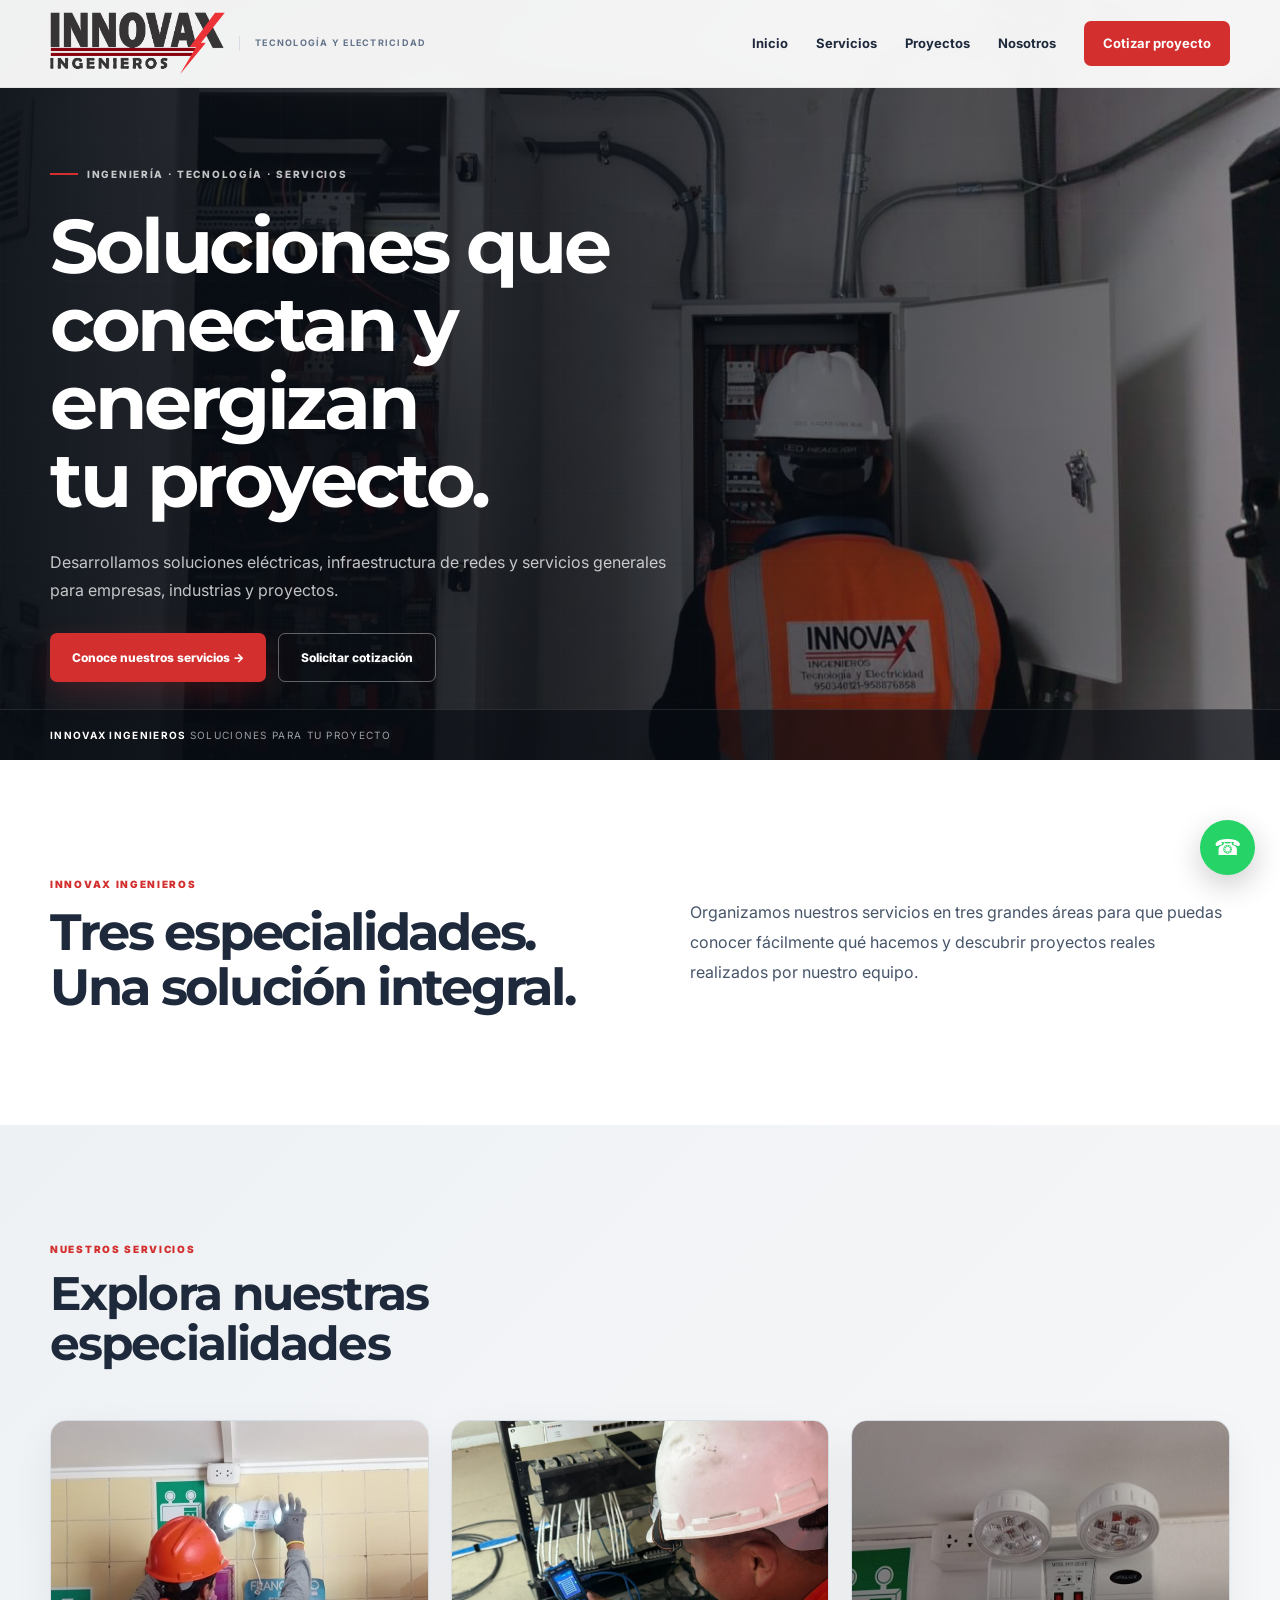
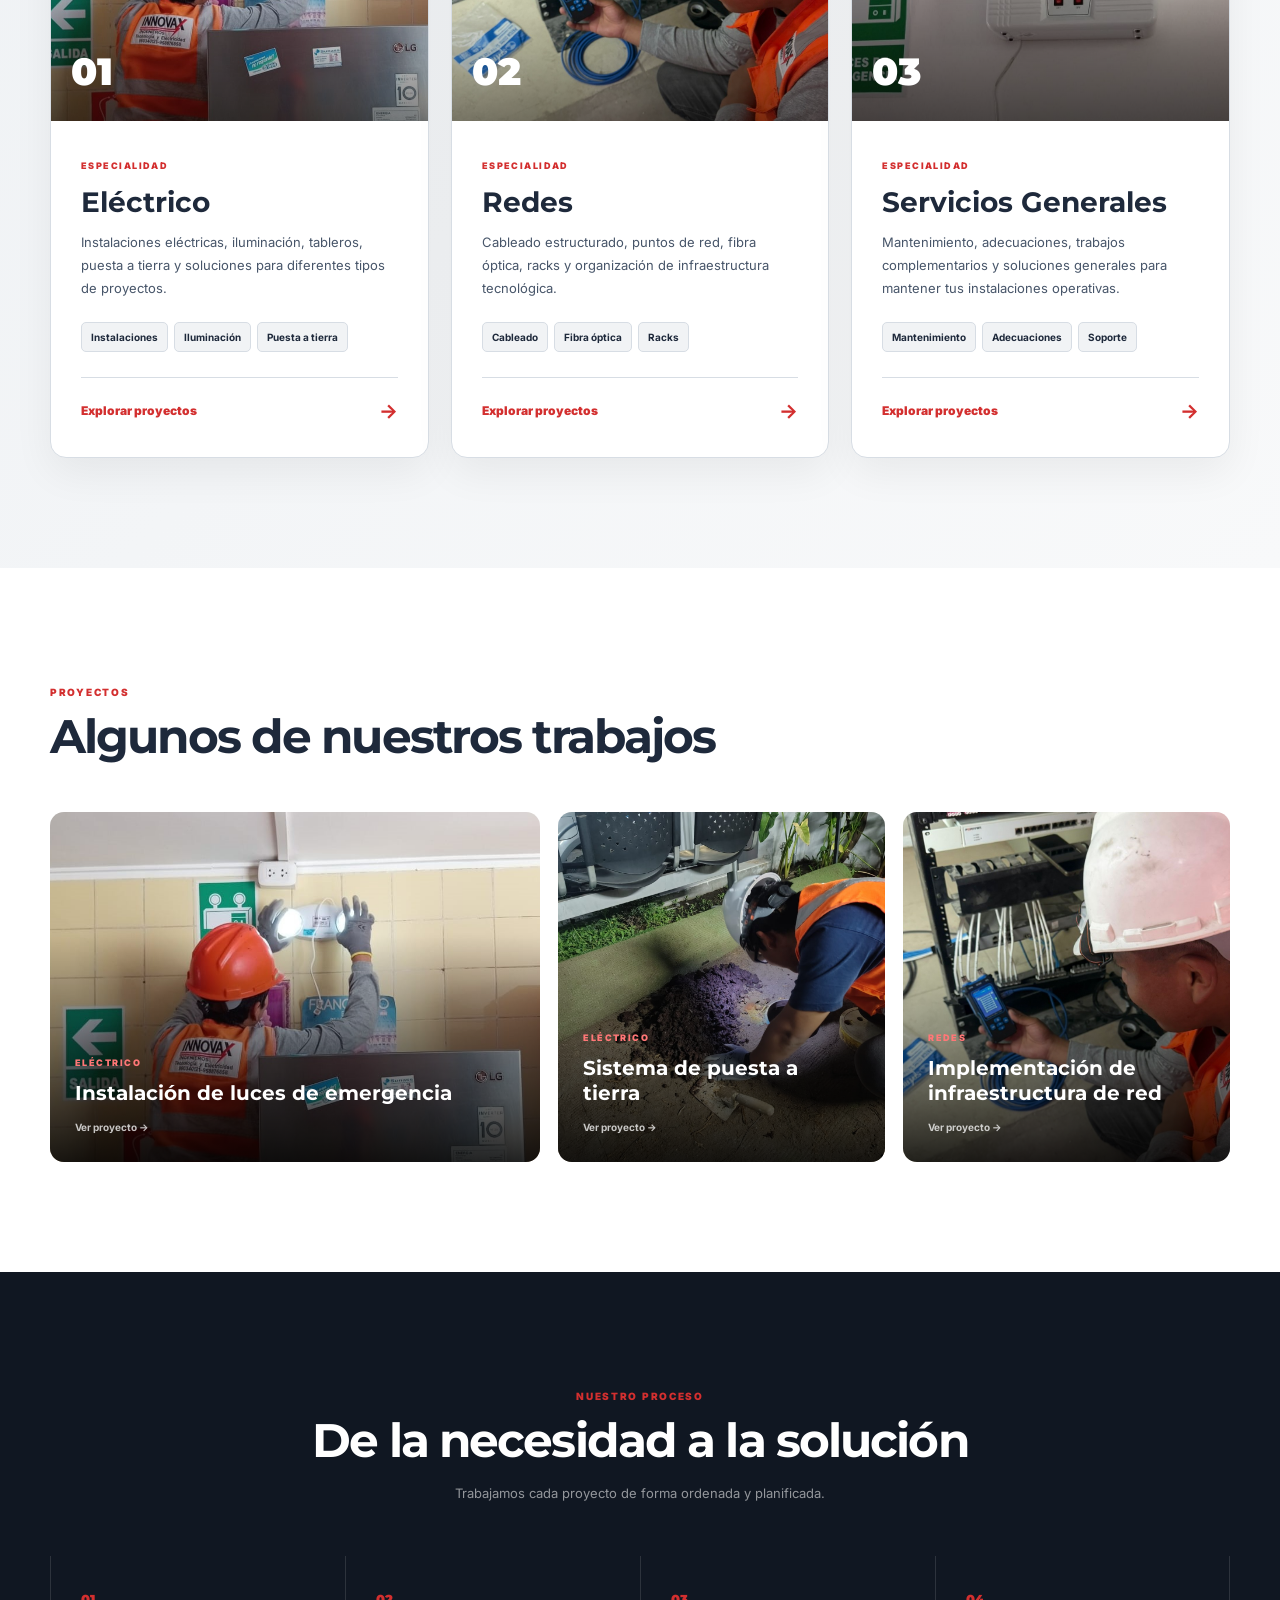
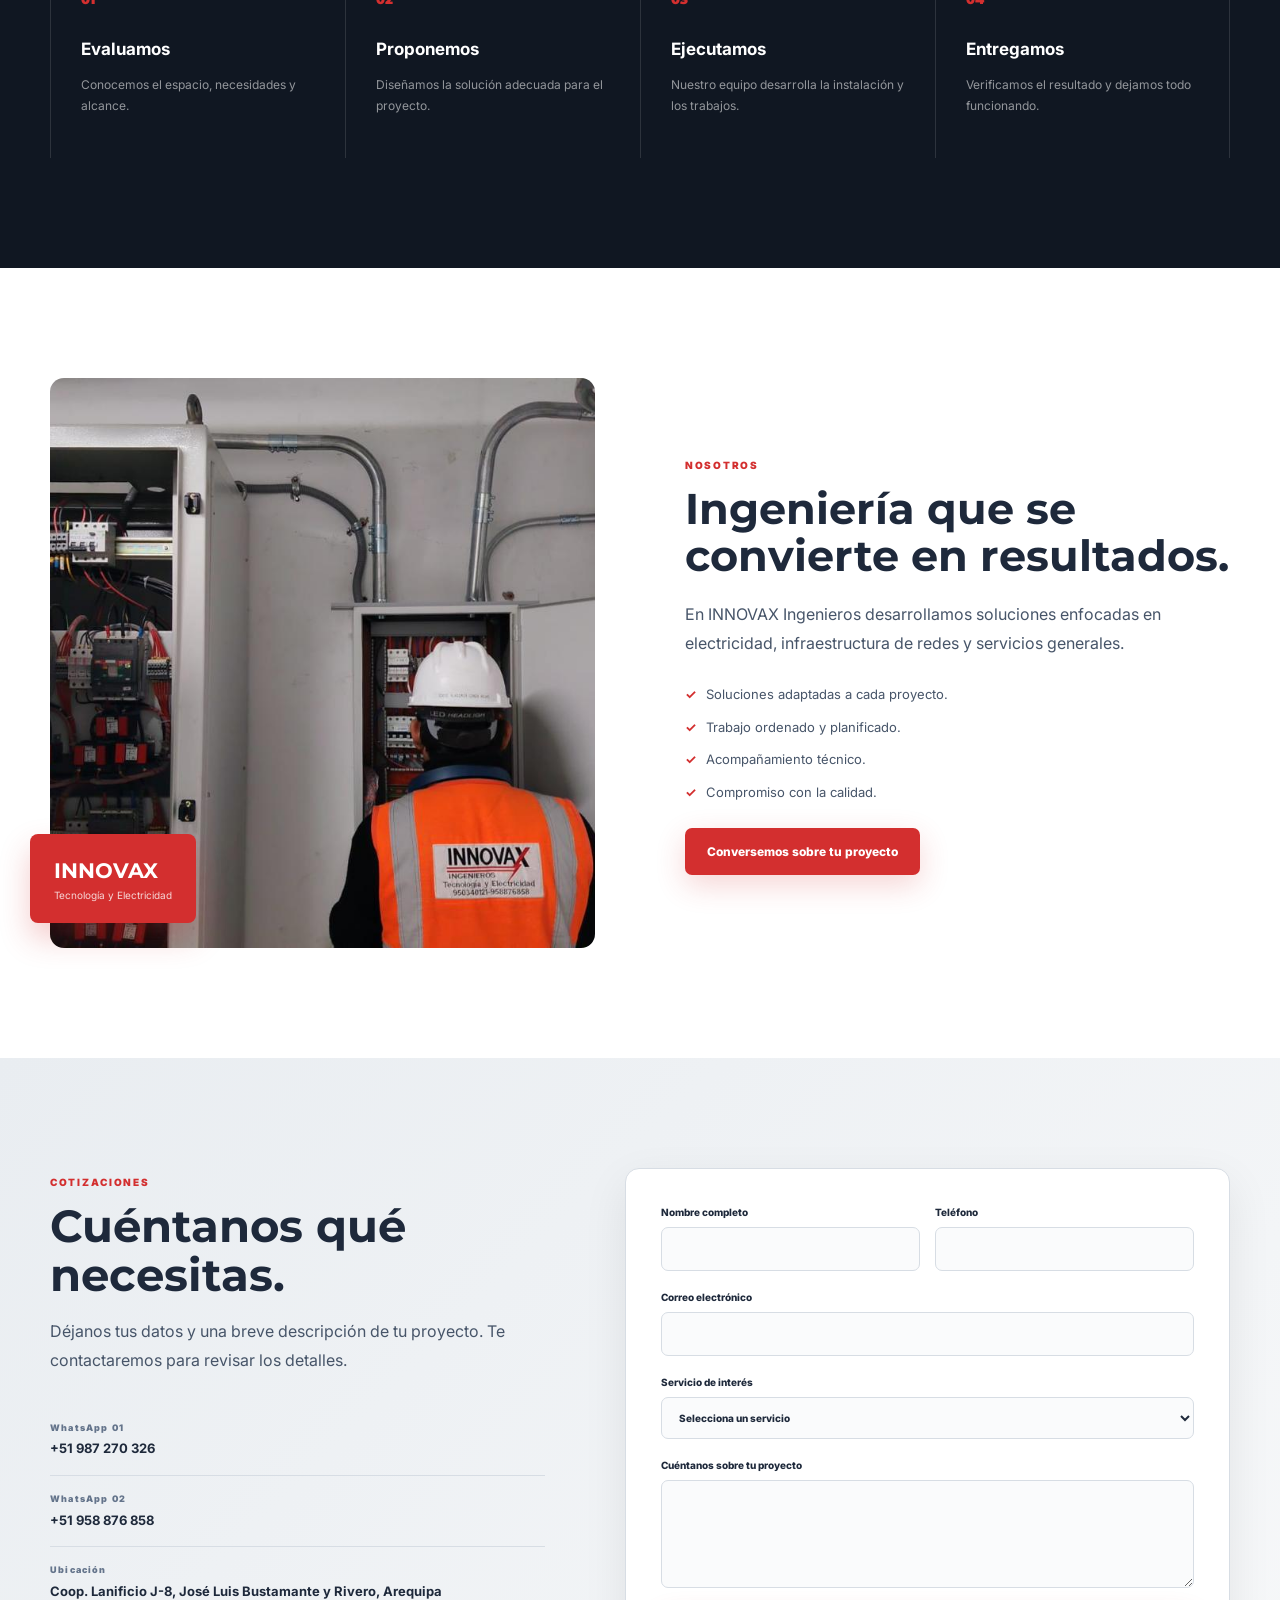
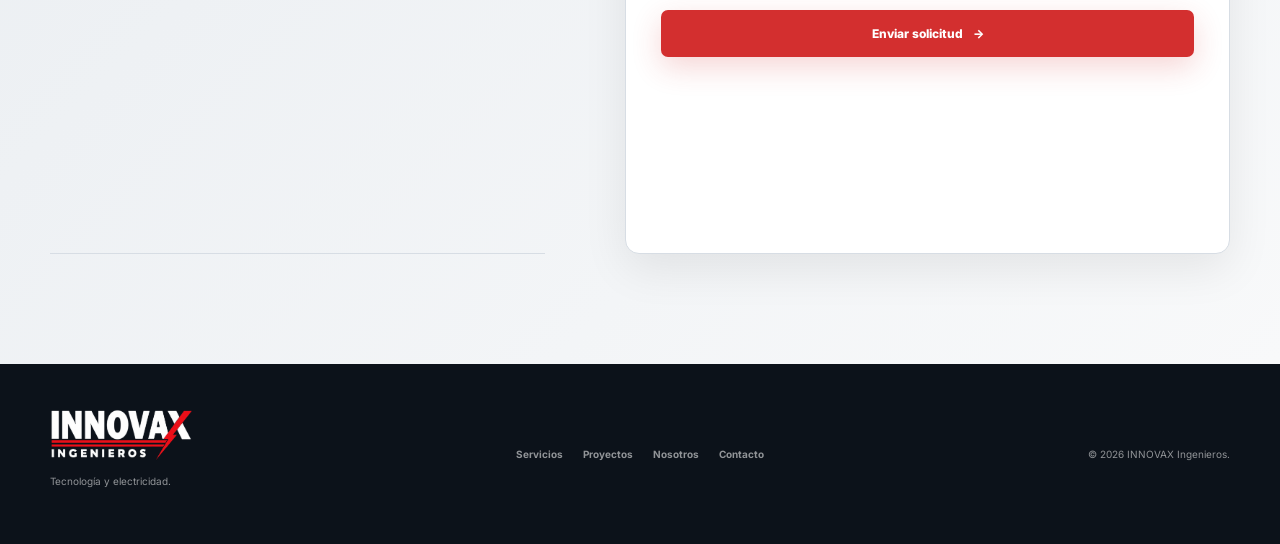
<file: index.html>
<!DOCTYPE html>

<html lang="es">

<head>

  <meta charset="UTF-8">

<meta
name="viewport"
content="width=device-width, initial-scale=1.0"

>

  <title>
    INNOVAX Ingenieros | Tecnología y Electricidad
  </title>

<meta
name="description"
content="INNOVAX Ingenieros. Soluciones eléctricas, redes y servicios generales para proyectos."

>

  <link
    rel="icon"
    href="assets/img/logo.png"
    type="image/png"
  >

  <link
    rel="preconnect"
    href="https://fonts.googleapis.com"
  >

  <link
    rel="preconnect"
    href="https://fonts.gstatic.com"
    crossorigin
  >

  <link
    href="https://fonts.googleapis.com/css2?family=Inter:wght@400;500;600;700;800&family=Montserrat:wght@600;700;800;900&display=swap"
    rel="stylesheet"
  >

  <link
    rel="stylesheet"
    href="css/style.css"
  >

</head>

<body>

<!-- =====================================================
     HEADER
===================================================== -->

<header
  class="site-header"
  id="header"
>

  <div class="container header-inner">

<a
  class="brand"
  href="index.html"
>

  <img
    src="assets/img/logo.png"
    alt="INNOVAX Ingenieros"
    class="brand-logo"
  >

  <span class="brand-caption">
    TECNOLOGÍA Y ELECTRICIDAD
  </span>

</a>


<button
  class="menu-toggle"
  id="menuToggle"
  aria-label="Abrir menú"
>

  <span></span>
  <span></span>
  <span></span>

</button>


<nav
  class="main-nav"
  id="mainNav"
>

  <a href="#inicio">
    Inicio
  </a>

  <a href="#servicios">
    Servicios
  </a>

  <a href="#proyectos">
    Proyectos
  </a>

  <a href="#nosotros">
    Nosotros
  </a>

  <a
    href="#contacto"
    class="nav-button"
  >
    Cotizar proyecto
  </a>

</nav>

  </div>

</header>

<main id="inicio">

<!-- =====================================================
     HERO
===================================================== -->

<section class="hero">

  <div class="hero-slider">

<div
  class="slide active"
  style="background-image:url('assets/img/hero-redes.jpg')"
></div>

<div
  class="slide"
  style="background-image:url('assets/electrico/luz-emerg2.jpeg')"
></div>

<div
  class="slide"
  style="background-image:url('assets/red/red4.jpeg')"
></div>

  </div>

  <div class="hero-overlay"></div>

  <div class="hero-pattern"></div>

  <div class="container hero-content">

<div class="hero-copy">


  <div class="eyebrow">

    <i></i>

    INGENIERÍA · TECNOLOGÍA · SERVICIOS

  </div>


  <h1>

    Soluciones que
    <br>

    <strong>conectan y energizan</strong>

    <br>

    tu proyecto.

  </h1>


  <p>

    Desarrollamos soluciones eléctricas,
    infraestructura de redes y servicios
    generales para empresas, industrias
    y proyectos.

  </p>


  <div class="hero-actions">

    <a
      href="#servicios"
      class="btn btn-primary"
    >
      Conoce nuestros servicios →
    </a>


    <a
      href="#contacto"
      class="btn btn-outline"
    >
      Solicitar cotización
    </a>

  </div>

</div>

  </div>

  <div class="hero-bottom">
<div class="hero-bottom-inner">

  <b>
    INNOVAX INGENIEROS
  </b>
SOLUCIONES PARA TU PROYECTO
</div>

  </div>

</section>

<!-- =====================================================
     INTRO
===================================================== -->

<section class="section intro">

  <div class="container intro-grid">

<div>

  <span class="section-kicker">
    INNOVAX INGENIEROS
  </span>


  <h2>

    Tres especialidades.
    <br>
    Una solución integral.

  </h2>

</div>


<p>

  Organizamos nuestros servicios en tres
  grandes áreas para que puedas conocer
  fácilmente qué hacemos y descubrir
  proyectos reales realizados por nuestro equipo.

</p>
  </div>

</section>

<!-- =====================================================
     SERVICIOS
===================================================== -->

<section
  class="section services-section"
  id="servicios"
>

  <div class="container">

<div class="section-heading">

  <div>

    <span class="section-kicker">
      NUESTROS SERVICIOS
    </span>


    <h2>
      Explora nuestras especialidades
    </h2>

  </div>

</div>



<div class="services-main-grid">


  <!-- ================================================
       ELÉCTRICO
  ================================================= -->

  <a
    href="servicio.html?tipo=electrico"
    class="service-feature-card"
  >

    <div class="service-feature-image">

      <img
        src="assets/electrico/luz-emerg2.jpeg"
        alt="Servicios eléctricos"
      >

      <span class="image-number">
        01
      </span>

    </div>


    <div class="service-feature-content">


      <span class="service-small-label">
        ESPECIALIDAD
      </span>


      <h3>
        Eléctrico
      </h3>


      <p>

        Instalaciones eléctricas,
        iluminación, tableros,
        puesta a tierra y soluciones
        para diferentes tipos de proyectos.

      </p>


      <div class="service-tags">

        <span>
          Instalaciones
        </span>

        <span>
          Iluminación
        </span>

        <span>
          Puesta a tierra
        </span>

      </div>


      <div class="service-link">

        Explorar proyectos

        <b>
          →
        </b>

      </div>


    </div>

  </a>



  <!-- ================================================
       REDES
  ================================================= -->

  <a
    href="servicio.html?tipo=redes"
    class="service-feature-card"
  >

    <div class="service-feature-image">

      <img
        src="assets/red/red4.jpeg"
        alt="Servicios de redes"
      >

      <span class="image-number">
        02
      </span>

    </div>


    <div class="service-feature-content">


      <span class="service-small-label">
        ESPECIALIDAD
      </span>


      <h3>
        Redes
      </h3>


      <p>

        Cableado estructurado,
        puntos de red, fibra óptica,
        racks y organización de
        infraestructura tecnológica.

      </p>


      <div class="service-tags">

        <span>
          Cableado
        </span>

        <span>
          Fibra óptica
        </span>

        <span>
          Racks
        </span>

      </div>


      <div class="service-link">

        Explorar proyectos

        <b>
          →
        </b>

      </div>


    </div>

  </a>



  <!-- ================================================
       SERVICIOS GENERALES
  ================================================= -->

  <a
    href="servicio.html?tipo=generales"
    class="service-feature-card"
  >

    <div class="service-feature-image">

      <img
        src="assets/electrico/luz-emerg4.jpeg"
        alt="Servicios generales"
      >

      <span class="image-number">
        03
      </span>

    </div>


    <div class="service-feature-content">


      <span class="service-small-label">
        ESPECIALIDAD
      </span>


      <h3>
        Servicios Generales
      </h3>


      <p>

        Mantenimiento, adecuaciones,
        trabajos complementarios y
        soluciones generales para
        mantener tus instalaciones operativas.

      </p>


      <div class="service-tags">

        <span>
          Mantenimiento
        </span>

        <span>
          Adecuaciones
        </span>

        <span>
          Soporte
        </span>

      </div>


      <div class="service-link">

        Explorar proyectos

        <b>
          →
        </b>

      </div>


    </div>

  </a>


</div>

  </div>

</section>

<!-- =====================================================
     PROYECTOS DESTACADOS
===================================================== -->

<section
  class="section projects-section"
  id="proyectos"
>

  <div class="container">

<div class="section-heading">

  <div>

    <span class="section-kicker">
      PROYECTOS
    </span>


    <h2>
      Algunos de nuestros trabajos
    </h2>

  </div>

</div>



<div class="projects-grid">


  <a
    href="proyecto.html?proyecto=luz-emergencia"
    class="project-card project-large"
  >

    <img
      src="assets/electrico/luz-emerg2.jpeg"
      alt="Instalación de luces de emergencia"
    >


    <div class="project-info">

      <span>
        ELÉCTRICO
      </span>


      <h3>
        Instalación de luces de emergencia
      </h3>


      <small>
        Ver proyecto →
      </small>

    </div>

  </a>



  <a
    href="proyecto.html?proyecto=pozo-tierra"
    class="project-card"
  >

    <img
      src="assets/electrico/pozo1.jpeg"
      alt="Pozo a tierra"
    >


    <div class="project-info">

      <span>
        ELÉCTRICO
      </span>


      <h3>
        Sistema de puesta a tierra
      </h3>


      <small>
        Ver proyecto →
      </small>

    </div>

  </a>



  <a
    href="proyecto.html?proyecto=redes"
    class="project-card"
  >

    <img
      src="assets/red/red4.jpeg"
      alt="Instalación de redes"
    >


    <div class="project-info">

      <span>
        REDES
      </span>


      <h3>
        Implementación de infraestructura de red
      </h3>


      <small>
        Ver proyecto →
      </small>

    </div>

  </a>


</div>
  </div>

</section>

<!-- =====================================================
     PROCESO
===================================================== -->

<section class="section process-section">

  <div class="container">

<div class="section-heading centered">

  <span class="section-kicker">
    NUESTRO PROCESO
  </span>


  <h2>
    De la necesidad a la solución
  </h2>


  <p>

    Trabajamos cada proyecto de forma
    ordenada y planificada.

  </p>

</div>



<div class="process-grid">


  <div class="process-item">

    <span>
      01
    </span>

    <h3>
      Evaluamos
    </h3>

    <p>
      Conocemos el espacio,
      necesidades y alcance.
    </p>

  </div>


  <div class="process-item">

    <span>
      02
    </span>

    <h3>
      Proponemos
    </h3>

    <p>
      Diseñamos la solución
      adecuada para el proyecto.
    </p>

  </div>


  <div class="process-item">

    <span>
      03
    </span>

    <h3>
      Ejecutamos
    </h3>

    <p>
      Nuestro equipo desarrolla
      la instalación y los trabajos.
    </p>

  </div>


  <div class="process-item">

    <span>
      04
    </span>

    <h3>
      Entregamos
    </h3>

    <p>
      Verificamos el resultado
      y dejamos todo funcionando.
    </p>

  </div>


</div>

  </div>

</section>

<!-- =====================================================
     NOSOTROS
===================================================== -->

<section
  class="section about-section"
  id="nosotros"
>

  <div class="container about-grid">
<div class="about-image-wrap">

  <img
    src="assets/img/hero-redes.jpg"
    alt="INNOVAX Ingenieros"
  >


  <div class="about-badge">

    <strong>
      INNOVAX
    </strong>

    <span>
      Tecnología y Electricidad
    </span>

  </div>

</div>



<div class="about-copy">

  <span class="section-kicker">
    NOSOTROS
  </span>


  <h2>
    Ingeniería que se convierte en resultados.
  </h2>


  <p>

    En INNOVAX Ingenieros desarrollamos
    soluciones enfocadas en electricidad,
    infraestructura de redes y servicios
    generales.

  </p>


  <ul>

    <li>
      <b>✓</b>
      Soluciones adaptadas a cada proyecto.
    </li>

    <li>
      <b>✓</b>
      Trabajo ordenado y planificado.
    </li>

    <li>
      <b>✓</b>
      Acompañamiento técnico.
    </li>

    <li>
      <b>✓</b>
      Compromiso con la calidad.
    </li>

  </ul>


  <a
    href="#contacto"
    class="btn btn-primary"
  >
    Conversemos sobre tu proyecto
  </a>

</div>
  </div>

</section>

<!-- =====================================================
     CONTACTO
===================================================== -->

<section
  class="section contact-section"
  id="contacto"
>

  <div class="container contact-grid">

<div class="contact-copy">


  <span class="section-kicker">
    COTIZACIONES
  </span>


  <h2>
    Cuéntanos qué necesitas.
  </h2>


  <p>

    Déjanos tus datos y una breve
    descripción de tu proyecto.
    Te contactaremos para revisar
    los detalles.

  </p>


  <div class="contact-details">


    <a
      href="https://wa.me/51987270326"
      target="_blank"
      rel="noopener"
    >

      <span>
        WhatsApp 01
      </span>

      <strong>
        +51 987 270 326
      </strong>

    </a>


    <a href="https://wa.me/51958876858">

      <span>
        WhatsApp 02
      </span>

      <strong>
        +51 958 876 858
      </strong>

    </a>


    <div>

      <span>
        Ubicación
      </span>

      <strong>
        Coop. Lanificio J-8,
        José Luis Bustamante y Rivero,
        Arequipa
      </strong>


      <div class="map-container">

        <iframe
          src="https://www.google.com/maps/embed?pb=!1m14!1m12!1m3!1d1248.8091754996562!2d-71.52873253885546!3d-16.42791954432221!2m3!1f0!2f0!3f0!3m2!1i1024!2i768!4f13.1!5e1!3m2!1ses!2spe!4v1787605194730!5m2!1ses!2spe"
          allowfullscreen=""
          loading="lazy"
        ></iframe>

      </div>

    </div>


  </div>

</div>



<form
  class="contact-form"
  id="contactForm"
  action="php/enviar.php"
  method="POST"
>


  <div class="form-row">


    <label>

      Nombre completo

      <input
        type="text"
        name="nombre"
        required
      >

    </label>


    <label>

      Teléfono

      <input
        type="tel"
        name="telefono"
        required
      >

    </label>


  </div>


  <label>

    Correo electrónico

    <input
      type="email"
      name="email"
      required
    >

  </label>


  <label>

    Servicio de interés

    <select
      name="servicio"
      required
    >

      <option
        value=""
        selected
        disabled
      >
        Selecciona un servicio
      </option>

      <option value="Eléctrico">
        Eléctrico
      </option>

      <option value="Redes">
        Redes
      </option>

      <option value="Servicios Generales">
        Servicios Generales
      </option>

    </select>

  </label>


  <label>

    Cuéntanos sobre tu proyecto

    <textarea
      name="mensaje"
      rows="5"
      required
    ></textarea>

  </label>


  <input
    type="text"
    name="empresa_web"
    class="hp-field"
    tabindex="-1"
    autocomplete="off"
  >


  <button
    type="submit"
    class="btn btn-primary btn-submit"
  >

    Enviar solicitud

    <span>
      →
    </span>

  </button>


  <p
    id="formStatus"
    class="form-status"
  ></p>


</form>
  </div>

</section>

</main>

<!-- =====================================================
     FOOTER
===================================================== -->

<footer class="site-footer">

  <div class="container footer-inner">

<div>

  <img
    src="assets/img/logoblanco.png"
    alt="INNOVAX Ingenieros"
    class="footer-logo"
  >

  <p>
    Tecnología y electricidad.
  </p>

</div>


<div class="footer-nav">

  <a href="#servicios">
    Servicios
  </a>

  <a href="#proyectos">
    Proyectos
  </a>

  <a href="#nosotros">
    Nosotros
  </a>

  <a href="#contacto">
    Contacto
  </a>

</div>


<p class="copyright">

  © <span id="year"></span>
  INNOVAX Ingenieros.

</p>


  </div>

</footer>

<a
href="https://wa.me/51987270326"
class="whatsapp-float"
target="_blank"
rel="noopener"
aria-label="WhatsApp"

>

☎ </a>

<button
class="back-top"
id="backTop"

>

↑ </button>

<script src="js/main.js"></script>

</body>

</html>
</file>
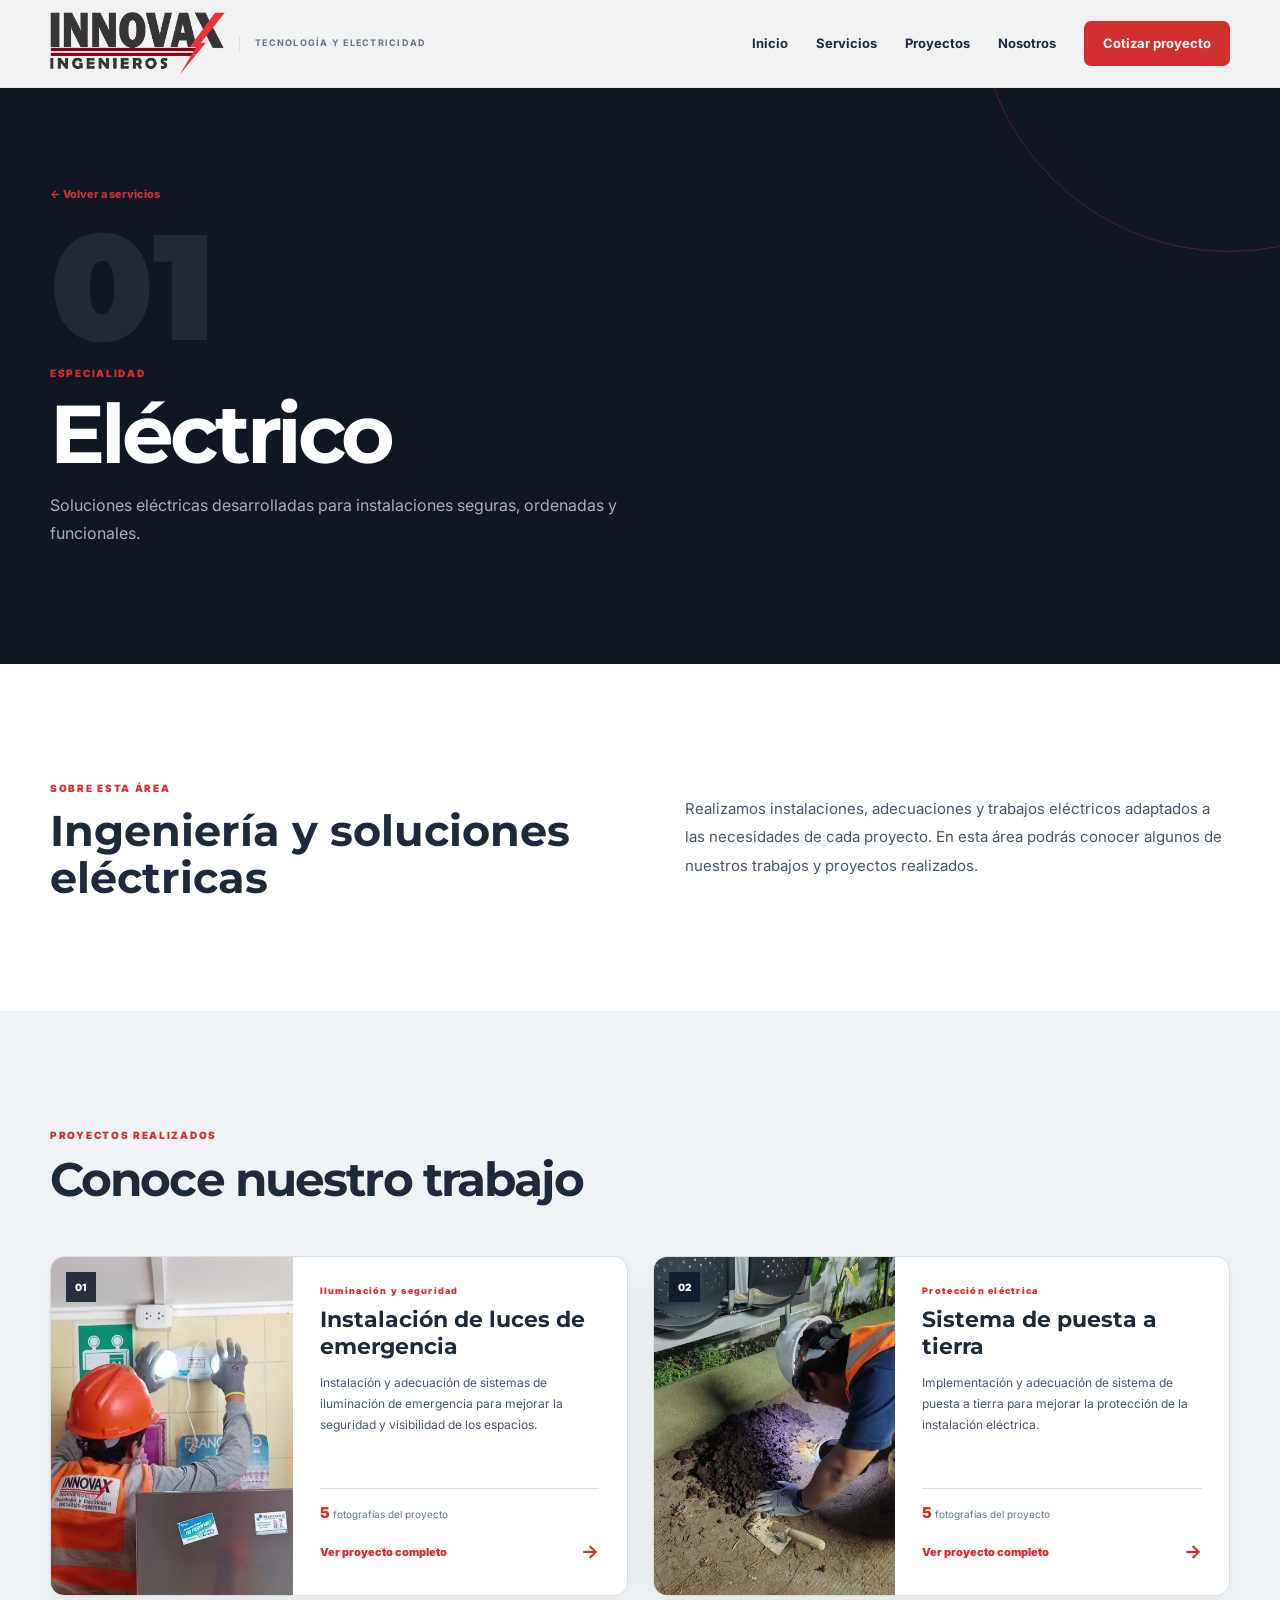
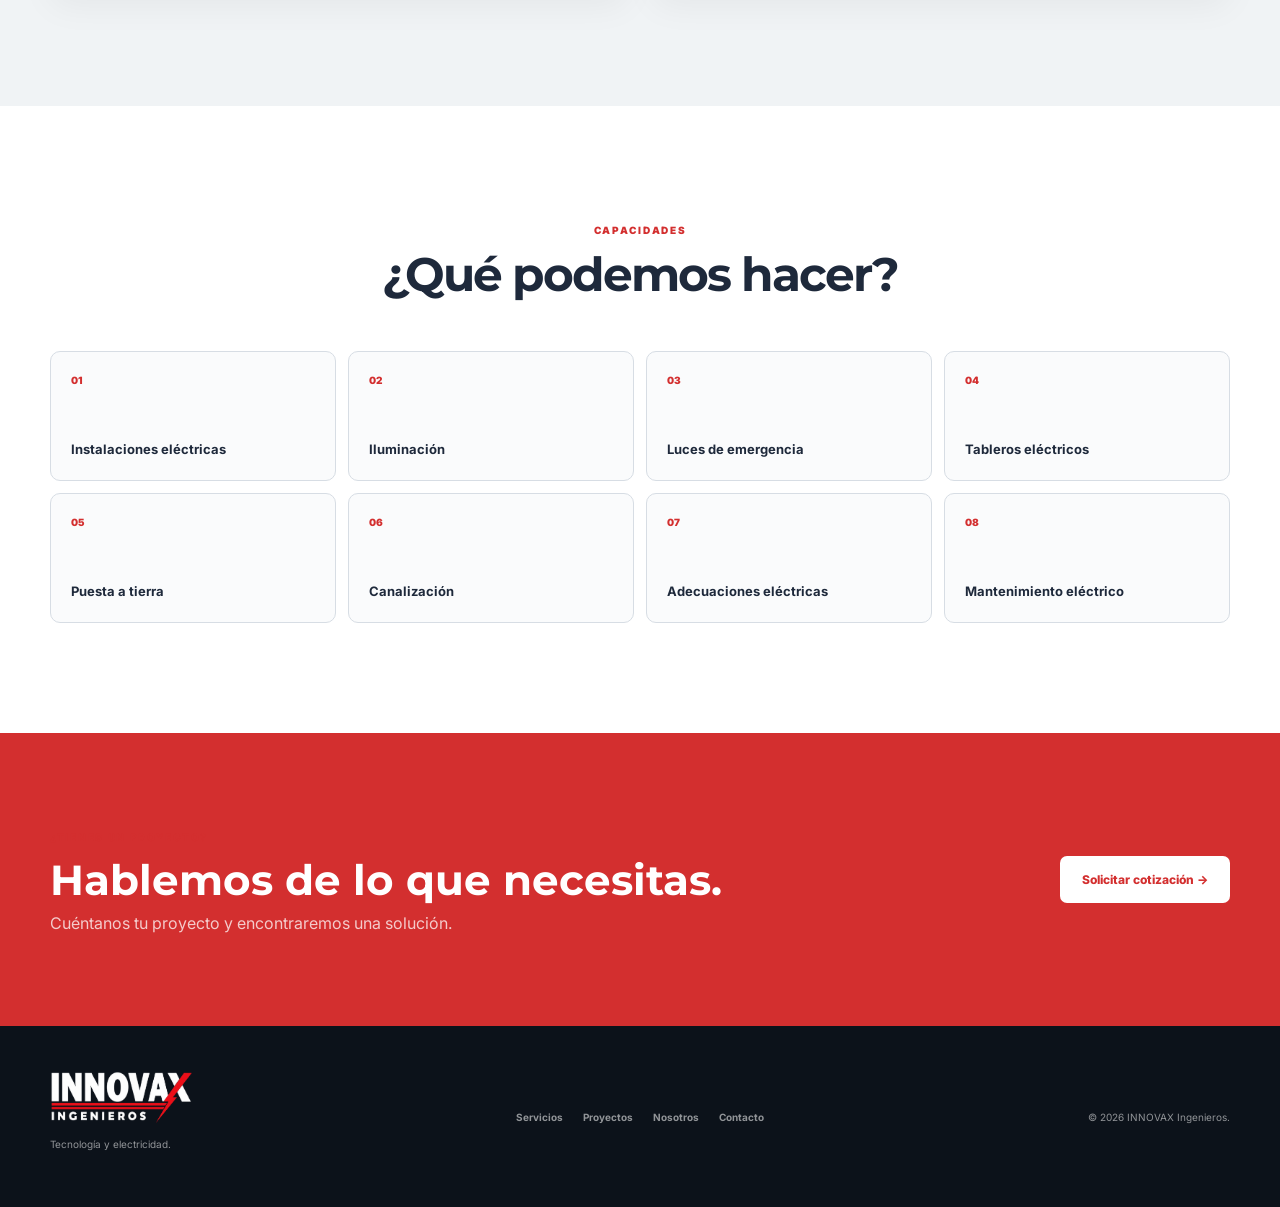
<file: servicio.html>
<!DOCTYPE html>

<html lang="es">

<head>

  <meta charset="UTF-8">

<meta
name="viewport"
content="width=device-width, initial-scale=1.0"

>

  <title>
    Servicios | INNOVAX Ingenieros
  </title>

  <link
    rel="icon"
    href="assets/img/logo.png"
    type="image/png"
  >

  <link
    rel="preconnect"
    href="https://fonts.googleapis.com"
  >

  <link
    rel="preconnect"
    href="https://fonts.gstatic.com"
    crossorigin
  >

  <link
    href="https://fonts.googleapis.com/css2?family=Inter:wght@400;500;600;700;800&family=Montserrat:wght@600;700;800;900&display=swap"
    rel="stylesheet"
  >

  <link
    rel="stylesheet"
    href="css/style.css"
  >

</head>

<body>

<header
  class="site-header"
  id="header"
>

  <div class="container header-inner">

<a
  class="brand"
  href="index.html"
>

  <img
    src="assets/img/logo.png"
    alt="INNOVAX Ingenieros"
    class="brand-logo"
  >

  <span class="brand-caption">
    TECNOLOGÍA Y ELECTRICIDAD
  </span>

</a>


<button
  class="menu-toggle"
  id="menuToggle"
>

  <span></span>
  <span></span>
  <span></span>

</button>


<nav
  class="main-nav"
  id="mainNav"
>

  <a href="index.html">
    Inicio
  </a>

  <a href="index.html#servicios">
    Servicios
  </a>

  <a href="index.html#proyectos">
    Proyectos
  </a>

  <a href="index.html#nosotros">
    Nosotros
  </a>

  <a
    href="index.html#contacto"
    class="nav-button"
  >
    Cotizar proyecto
  </a>

</nav>

  </div>

</header>

<main>

<!-- =====================================================
     CABECERA
===================================================== -->

<section class="service-page-hero">

  <div class="container">

<a
  href="index.html#servicios"
  class="back-link"
>
  ← Volver a servicios
</a>


<div class="service-page-number">
  <span id="serviceNumber">
    01
  </span>
</div>


<span
  class="section-kicker"
  id="serviceKicker"
>
  ESPECIALIDAD
</span>


<h1 id="serviceTitle">
  Eléctrico
</h1>


<p id="serviceIntro">
  Soluciones eléctricas para proyectos.
</p>

  </div>

</section>

<!-- =====================================================
     DESCRIPCIÓN
===================================================== -->

<section class="section service-intro-section">

  <div class="container service-intro-grid">

<div>

  <span class="section-kicker">
    SOBRE ESTA ÁREA
  </span>


  <h2 id="serviceHeading">
    Soluciones especializadas
  </h2>

</div>


<p id="serviceDescription">
</p>

  </div>

</section>

<!-- =====================================================
     PROYECTOS DEL SERVICIO
===================================================== -->

<section
  class="section service-projects-section"
>

  <div class="container">

<div class="section-heading">

  <div>

    <span class="section-kicker">
      PROYECTOS REALIZADOS
    </span>


    <h2>
      Conoce nuestro trabajo
    </h2>

  </div>

</div>



<div
  class="service-projects-grid"
  id="serviceProjects"
></div>

  </div>

</section>

<!-- =====================================================
     QUÉ HACEMOS
===================================================== -->

<section class="section capabilities-section">

  <div class="container">

<div class="section-heading centered">

  <span class="section-kicker">
    CAPACIDADES
  </span>


  <h2>
    ¿Qué podemos hacer?
  </h2>

</div>


<div
  class="capabilities-grid"
  id="capabilities"
></div>

  </div>

</section>

<!-- =====================================================
     CTA
===================================================== -->

<section class="detail-cta">

  <div class="container detail-cta-inner">

<div>

  <span class="section-kicker detail-cta-kicker">
    ¿TIENES UN PROYECTO?
  </span>


  <h2>
    Hablemos de lo que necesitas.
  </h2>


  <p>
    Cuéntanos tu proyecto y
    encontraremos una solución.
  </p>

</div>


<a
  href="index.html#contacto"
  class="btn"
>
  Solicitar cotización →
</a>

  </div>

</section>

</main>

<footer class="site-footer">

  <div class="container footer-inner">
<div>

  <img
    src="assets/img/logoblanco.png"
    alt="INNOVAX"
    class="footer-logo"
  >

  <p>
    Tecnología y electricidad.
  </p>

</div>


<div class="footer-nav">

  <a href="index.html#servicios">
    Servicios
  </a>

  <a href="index.html#proyectos">
    Proyectos
  </a>

  <a href="index.html#nosotros">
    Nosotros
  </a>

  <a href="index.html#contacto">
    Contacto
  </a>

</div>


<p class="copyright">

  © <span id="year"></span>
  INNOVAX Ingenieros.

</p>

  </div>

</footer>

<script>

document.addEventListener(
  'DOMContentLoaded',
  function(){

    const services = {


      /* ==================================================
         ELÉCTRICO
      ================================================== */

      electrico: {

        number:
          '01',

        title:
          'Eléctrico',

        intro:
          'Soluciones eléctricas desarrolladas para instalaciones seguras, ordenadas y funcionales.',

        heading:
          'Ingeniería y soluciones eléctricas',

        description:
          'Realizamos instalaciones, adecuaciones y trabajos eléctricos adaptados a las necesidades de cada proyecto. En esta área podrás conocer algunos de nuestros trabajos y proyectos realizados.',

        capabilities: [

          'Instalaciones eléctricas',

          'Iluminación',

          'Luces de emergencia',

          'Tableros eléctricos',

          'Puesta a tierra',

          'Canalización',

          'Adecuaciones eléctricas',

          'Mantenimiento eléctrico'

        ],

        projects: [

          {

            id:
              'luz-emergencia',

            number:
              '01',

            title:
              'Instalación de luces de emergencia',

            category:
              'Iluminación y seguridad',

            description:
              'Instalación y adecuación de sistemas de iluminación de emergencia para mejorar la seguridad y visibilidad de los espacios.',

            image:
              'assets/electrico/luz-emerg2.jpeg',

            photos: [

              'assets/electrico/luz-emerg1.jpeg',

              'assets/electrico/luz-emerg2.jpeg',

              'assets/electrico/luz-emerg3.jpeg',

              'assets/electrico/luz-emerg4.jpeg',

              'assets/electrico/luz-emerg5.jpeg'

            ]

          },


          {

            id:
              'pozo-tierra',

            number:
              '02',

            title:
              'Sistema de puesta a tierra',

            category:
              'Protección eléctrica',

            description:
              'Implementación y adecuación de sistema de puesta a tierra para mejorar la protección de la instalación eléctrica.',

            image:
              'assets/electrico/pozo1.jpeg',

            photos: [

              'assets/electrico/pozo1.jpeg',

              'assets/electrico/pozo2.jpeg',

              'assets/electrico/pozo3.jpeg',

              'assets/electrico/pozo4.jpeg',

              'assets/electrico/pozo5.jpeg'

            ]

          }

        ]

      },


      /* ==================================================
         REDES
      ================================================== */

      redes: {

        number:
          '02',

        title:
          'Redes',

        intro:
          'Infraestructura de comunicaciones organizada, funcional y preparada para las necesidades de cada proyecto.',

        heading:
          'Conectividad e infraestructura tecnológica',

        description:
          'Diseñamos e implementamos soluciones de cableado e infraestructura de comunicaciones. Cada proyecto busca mantener una instalación organizada, accesible y preparada para crecer.',

        capabilities: [

          'Cableado estructurado',

          'Puntos de red',

          'Fibra óptica',

          'Racks',

          'Patch panels',

          'Organización de cableado',

          'Canalización',

          'Pruebas de conectividad'

        ],

        projects: [

          {

            id:
              'redes',

            number:
              '01',

            title:
              'Implementación de infraestructura de red',

            category:
              'Cableado estructurado',

            description:
              'Implementación y organización de infraestructura de comunicaciones, considerando distribución y ordenamiento del cableado.',

            image:
              'assets/red/red4.jpeg',

            photos: [

              'assets/red/red1.jpeg',

              'assets/red/red2.jpeg',

              'assets/red/red3.jpeg',

              'assets/red/red4.jpeg'

            ]

          }

        ]

      },


      /* ==================================================
         SERVICIOS GENERALES
      ================================================== */

      generales: {

        number:
          '03',

        title:
          'Servicios Generales',

        intro:
          'Trabajos complementarios, mantenimiento y adecuaciones para mantener las instalaciones operativas.',

        heading:
          'Soluciones complementarias para tus instalaciones',

        description:
          'Esta área reúne trabajos generales, adecuaciones, mantenimiento y soporte complementario que permiten atender necesidades específicas de cada proyecto.',

        capabilities: [

          'Mantenimiento preventivo',

          'Mantenimiento correctivo',

          'Adecuaciones',

          'Trabajos complementarios',

          'Reparaciones',

          'Instalaciones',

          'Soporte técnico',

          'Revisión de instalaciones'

        ],

        projects: [

          {

            id:
              'mantenimiento-general',

            number:
              '01',

            title:
              'Mantenimiento y trabajos complementarios',

            category:
              'Servicios generales',

            description:
              'Trabajos complementarios y adecuaciones realizados para mantener espacios e instalaciones en condiciones adecuadas de funcionamiento.',

            image:
              'assets/electrico/luz-emerg4.jpeg',

            photos: [

              'assets/electrico/luz-emerg4.jpeg',

              'assets/electrico/luz-emerg1.jpeg',

              'assets/red/red3.jpeg'

            ]

          }

        ]

      }

    };



    /* ==================================================
       OBTENER SERVICIO
    ================================================== */

    const params =
      new URLSearchParams(
        window.location.search
      );


    const type =
      params.get('tipo') ||
      'electrico';


    const service =
      services[type] ||
      services.electrico;



    /* ==================================================
       DATOS PRINCIPALES
    ================================================== */

    document.title =
      service.title +
      ' | INNOVAX Ingenieros';


    document.getElementById(
      'serviceNumber'
    ).textContent =
      service.number;


    document.getElementById(
      'serviceTitle'
    ).textContent =
      service.title;


    document.getElementById(
      'serviceIntro'
    ).textContent =
      service.intro;


    document.getElementById(
      'serviceHeading'
    ).textContent =
      service.heading;


    document.getElementById(
      'serviceDescription'
    ).textContent =
      service.description;



    /* ==================================================
       CAPACIDADES
    ================================================== */

    const capabilities =
      document.getElementById(
        'capabilities'
      );


    service.capabilities.forEach(
      function(item,index){

        const card =
          document.createElement(
            'div'
          );


        card.className =
          'capability-card';


        card.innerHTML = `

          <span>
            ${String(index + 1).padStart(2,'0')}
          </span>

          <strong>
            ${item}
          </strong>

        `;


        capabilities.appendChild(
          card
        );

      }
    );



    /* ==================================================
       PROYECTOS
    ================================================== */

    const projects =
      document.getElementById(
        'serviceProjects'
      );


    service.projects.forEach(
      function(project){

        const article =
          document.createElement(
            'article'
          );


        article.className =
          'service-project-card';


        article.innerHTML = `

          <div class="service-project-image">

            <img
              src="${project.image}"
              alt="${project.title}"
            >

            <span class="project-number">
              ${project.number}
            </span>

          </div>


          <div class="service-project-content">

            <span class="project-category">
              ${project.category}
            </span>

            <h3>
              ${project.title}
            </h3>

            <p>
              ${project.description}
            </p>


            <div class="project-photo-count">

              <span>
                ${project.photos.length}
              </span>

              fotografías del proyecto

            </div>


            <a
              href="proyecto.html?proyecto=${project.id}"
              class="project-detail-link"
            >

              Ver proyecto completo

              <b>
                →
              </b>

            </a>

          </div>

        `;


        projects.appendChild(
          article
        );

      }
    );



    /* ==================================================
       AÑO
    ================================================== */

    document.getElementById(
      'year'
    ).textContent =
      new Date().getFullYear();



    /* ==================================================
       HEADER
    ================================================== */

    const header =
      document.getElementById(
        'header'
      );


    window.addEventListener(
      'scroll',
      function(){

        header.classList.toggle(
          'scrolled',
          window.scrollY > 30
        );

      }
    );



    /* ==================================================
       MENÚ
    ================================================== */

    const toggle =
      document.getElementById(
        'menuToggle'
      );


    const nav =
      document.getElementById(
        'mainNav'
      );


    toggle.addEventListener(
      'click',
      function(){

        nav.classList.toggle(
          'open'
        );

      }
    );


  }
);

</script>

</body>

</html>
</file>
<file: css/style.css>
/* =====================================================
INNOVAX INGENIEROS
DISEÑO CORPORATIVO / INDUSTRIAL
===================================================== */

:root {

--red:
#d32f2f;

--red-hover:
#b71c1c;

--red-light:
rgba(211,47,47,.08);

--red-border:
rgba(211,47,47,.25);

--dark:
#101722;

--dark-2:
#18212d;

--dark-3:
#222d3a;

--bg:
#f3f5f7;

--white:
#ffffff;

--text:
#1e293b;

--body:
#475569;

--muted:
#64748b;

--line:
#d7dde4;

--container:
1180px;

--shadow:
0 15px 45px rgba(0,0,0,.08);

}

* {
  box-sizing:
  border-box;
  }

html {
scroll-behavior:
smooth;
}

body {

margin:
0;

background:
var(--bg);

color:
var(--body);

font-family:
Inter,
Arial,
sans-serif;

line-height:
1.6;

overflow-x:
hidden;

}

body:before {

content:
"";

position:
fixed;

inset:
0;

pointer-events:
none;

z-index:
-1;

background:
radial-gradient(
circle at 90% 10%,
rgba(211,47,47,.055),
transparent 30%
);

}

img {

max-width:
100%;

display:
block;

}

a {

text-decoration:
none;

color:
inherit;

}

button,
input,
select,
textarea {

font:
inherit;

}

.container {

width:
min(
var(--container),
calc(100% - 48px)
);

margin:
auto;

}

.section {

padding:
110px 0;

}

/* =====================================================
HEADER
===================================================== */

.site-header {

position:
fixed;

top:
0;

left:
0;

right:
0;

height:
88px;

z-index:
1000;

background:
rgba(255,255,255,.94);

backdrop-filter:
blur(15px);

border-bottom:
1px solid rgba(0,0,0,.06);

transition:
.3s ease;

}

.site-header.scrolled {

height:
76px;

box-shadow:
0 5px 25px rgba(0,0,0,.08);

}

.header-inner {

height:
100%;

display:
flex;

align-items:
center;

justify-content:
space-between;

gap:
30px;

}

.brand {

display:
flex;

align-items:
center;

gap:
14px;

}

.brand-logo {

width:
175px;

}

.brand-caption {

font-size:
9px;

letter-spacing:
.14em;

font-weight:
700;

color:
var(--muted);

padding-left:
15px;

border-left:
1px solid var(--line);

}

.main-nav {

display:
flex;

align-items:
center;

gap:
28px;

}

.main-nav a {

font-size:
13px;

font-weight:
700;

color:
var(--text);

transition:
.25s;

}

.main-nav a:hover {

color:
var(--red);

}

.main-nav .nav-button {

padding:
12px 19px;

color:
#fff;

background:
var(--red);

border-radius:
7px;

}

.main-nav .nav-button:hover {

color:
#fff;

background:
var(--red-hover);

}

.menu-toggle {

display:
none;

width:
44px;

height:
44px;

border:
1px solid var(--line);

background:
#fff;

border-radius:
8px;

}

.menu-toggle span {

display:
block;

width:
20px;

height:
2px;

background:
var(--dark);

margin:
4px auto;

}

/* =====================================================
HERO
===================================================== */

.hero {

min-height:
760px;

position:
relative;

display:
flex;

align-items:
center;

overflow:
hidden;

padding-top:
88px;

background:
var(--dark);

}

.hero-slider {

position:
absolute;

inset:
0;

}

.hero-slider .slide {

position:
absolute;

inset:
0;

background-size:
cover;

background-position:
center;

opacity:
0;

transform:
scale(1.06);

transition:
opacity 1.2s ease,
transform 7s ease;

}

.hero-slider .slide.active {

opacity:
1;

transform:
scale(1);

}

.hero-overlay {

position:
absolute;

inset:
0;

background:
linear-gradient(
90deg,
rgba(7,12,19,.94) 0%,
rgba(7,12,19,.72) 48%,
rgba(7,12,19,.28) 100%
);

}

.hero-pattern {

position:
absolute;

inset:
0;

opacity:
.15;

background-image:
linear-gradient(
rgba(255,255,255,.08) 1px,
transparent 1px
),
linear-gradient(
90deg,
rgba(255,255,255,.08) 1px,
transparent 1px
);

background-size:
70px 70px;

}

.hero-content {

position:
relative;

z-index:
3;

}

.hero-copy {

max-width:
760px;

}

.eyebrow {

display:
flex;

align-items:
center;

gap:
9px;

color:
rgba(255,255,255,.75);

font-size:
10px;

letter-spacing:
.17em;

font-weight:
800;

margin-bottom:
25px;

}

.eyebrow i {

width:
28px;

height:
2px;

background:
var(--red);

}

.hero h1 {

margin:
0;

color:
#fff;

font-family:
Montserrat,
Arial,
sans-serif;

font-size:
clamp(44px,6vw,76px);

line-height:
1.03;

letter-spacing:
-.045em;

}

.hero h1 strong {

color:
#fff;

}

.hero-copy > p {

max-width:
620px;

margin:
28px 0;

color:
rgba(255,255,255,.75);

font-size:
16px;

line-height:
1.8;

}

.hero-actions {

display:
flex;

flex-wrap:
wrap;

gap:
12px;

}

.btn {

display:
inline-flex;

align-items:
center;

justify-content:
center;

gap:
10px;

padding:
14px 22px;

border-radius:
7px;

font-size:
12px;

font-weight:
800;

transition:
.3s ease;

}

.btn-primary {

background:
var(--red);

color:
#fff;

box-shadow:
0 10px 30px rgba(211,47,47,.2);

}

.btn-primary:hover {

background:
var(--red-hover);

transform:
translateY(-2px);

}

.btn-outline {

border:
1px solid rgba(255,255,255,.35);

color:
#fff;

}

.btn-outline:hover {

border-color:
#fff;

background:
rgba(255,255,255,.08);

}

.hero-points {

display:
flex;

gap:
35px;

margin-top:
55px;

}

.hero-points div {

display:
flex;

flex-direction:
column;

gap:
3px;

}

.hero-points b {

color:
var(--red);

font-size:
11px;

}

.hero-points span {

color:
rgba(255,255,255,.75);

font-size:
11px;

font-weight:
700;

}

.hero-bottom {

position:
absolute;

bottom:
0;

left:
0;

right:
0;

padding:
17px 0;

background:
rgba(7,12,19,.6);

border-top:
1px solid rgba(255,255,255,.1);

}

.hero-bottom-inner {

width:
min(
var(--container),
calc(100% - 48px)
);

margin:
auto;

color:
rgba(255,255,255,.6);

font-size:
10px;

letter-spacing:
.13em;

}

.hero-bottom b {

color:
#fff;

}

/* =====================================================
TEXTOS
===================================================== */

.section-kicker {

display:
inline-block;

color:
var(--red);

font-size:
10px;

letter-spacing:
.17em;

font-weight:
900;

margin-bottom:
12px;

}

.section-heading {

display:
flex;

align-items:
flex-end;

justify-content:
space-between;

gap:
40px;

margin-bottom:
50px;

}

.section-heading h2 {

margin:
0;

max-width:
700px;

font-family:
Montserrat,
Arial,
sans-serif;

color:
var(--text);

font-size:
clamp(30px,4vw,47px);

line-height:
1.08;

letter-spacing:
-.04em;

}

.section-heading > p {

max-width:
380px;

margin:
0;

color:
var(--muted);

font-size:
13px;

line-height:
1.8;

}

.centered {

display:
block;

text-align:
center;

}

.centered h2 {

margin:
0 auto 15px;

}

.centered p {

margin:
auto;

}

/* =====================================================
INTRO
===================================================== */

.intro {

background:
#fff;

}

.intro-grid {

display:
grid;

grid-template-columns:
1fr 1fr;

gap:
100px;

align-items:
center;

}

.intro h2 {

margin:
0;

color:
var(--text);

font-family:
Montserrat,
Arial,
sans-serif;

font-size:
clamp(34px,4vw,54px);

line-height:
1.08;

letter-spacing:
-.045em;

}

.intro-grid > p {

margin:
0;

font-size:
16px;

line-height:
1.9;

color:
var(--body);

}

/* =====================================================
SERVICIOS
===================================================== */

.services-section {

position:
relative;

overflow:
hidden;

background:
linear-gradient(
135deg,
#eef1f4,
#f8f9fa
);

}

.services-main-grid {

display:
grid;

grid-template-columns:
repeat(3,1fr);

gap:
22px;

}

.service-feature-card {

background:
#fff;

border:
1px solid var(--line);

border-radius:
16px;

overflow:
hidden;

box-shadow:
0 15px 40px rgba(0,0,0,.06);

transition:
.45s cubic-bezier(.2,.8,.2,1);

}

.service-feature-card:hover {

transform:
translateY(-12px);

border-color:
var(--red-border);

box-shadow:
0 30px 60px rgba(0,0,0,.13);

}

.service-feature-image {

height:
300px;

position:
relative;

overflow:
hidden;

}

.service-feature-image img {

width:
100%;

height:
100%;

object-fit:
cover;

transition:
.7s ease;

}

.service-feature-card:hover
.service-feature-image img {

transform:
scale(1.08);

}

.service-feature-image:after {

content:
"";

position:
absolute;

inset:
0;

background:
linear-gradient(
transparent 50%,
rgba(0,0,0,.5)
);

}

.image-number {

position:
absolute;

left:
20px;

bottom:
18px;

z-index:
2;

color:
#fff;

font-family:
Montserrat,
sans-serif;

font-size:
38px;

font-weight:
900;

}

.service-feature-content {

padding:
30px;

}

.service-small-label {

color:
var(--red);

font-size:
9px;

letter-spacing:
.16em;

font-weight:
900;

}

.service-feature-card h3 {

margin:
10px 0 14px;

color:
var(--text);

font-family:
Montserrat,
sans-serif;

font-size:
28px;

line-height:
1.1;

}

.service-feature-card p {

margin:
0 0 22px;

font-size:
13px;

line-height:
1.75;

}

.service-tags {

display:
flex;

flex-wrap:
wrap;

gap:
6px;

margin-bottom:
25px;

}

.service-tags span {

padding:
6px 9px;

background:
#f1f3f5;

border:
1px solid var(--line);

border-radius:
5px;

color:
var(--text);

font-size:
10px;

font-weight:
700;

}

.service-link {

padding-top:
17px;

border-top:
1px solid var(--line);

display:
flex;

align-items:
center;

justify-content:
space-between;

color:
var(--red);

font-size:
12px;

font-weight:
900;

}

.service-link b {

font-size:
20px;

transition:
.3s;

}

.service-feature-card:hover
.service-link b {

transform:
translateX(7px);

}

/* =====================================================
PROYECTOS
===================================================== */

.projects-section {

background:
#fff;

}

.projects-grid {

display:
grid;

grid-template-columns:
1.5fr 1fr 1fr;

grid-auto-rows:
350px;

gap:
18px;

}

.project-card {

position:
relative;

overflow:
hidden;

border-radius:
14px;

background:
var(--dark);

}

.project-card img {

width:
100%;

height:
100%;

object-fit:
cover;

transition:
.7s ease;

}

.project-card:after {

content:
"";

position:
absolute;

inset:
0;

background:
linear-gradient(
transparent 35%,
rgba(0,0,0,.85)
);

}

.project-card:hover img {

transform:
scale(1.08);

}

.project-info {

position:
absolute;

left:
25px;

right:
25px;

bottom:
24px;

z-index:
2;

color:
#fff;

}

.project-info span {

color:
#ff7777;

font-size:
9px;

font-weight:
900;

letter-spacing:
.16em;

}

.project-info h3 {

margin:
7px 0;

font-family:
Montserrat,
sans-serif;

font-size:
20px;

line-height:
1.25;

}

.project-info small {

color:
rgba(255,255,255,.75);

font-size:
10px;

font-weight:
700;

}

/* =====================================================
PROCESO
===================================================== */

.process-section {

background:
var(--dark);

}

.process-section .section-heading h2 {

color:
#fff;

}

.process-section .section-heading > p {

color:
rgba(255,255,255,.55);

}

.process-grid {

display:
grid;

grid-template-columns:
repeat(4,1fr);

gap:
0;

}

.process-item {

padding:
30px;

border-left:
1px solid rgba(255,255,255,.12);

}

.process-item:last-child {

border-right:
1px solid rgba(255,255,255,.12);

}

.process-item > span {

color:
var(--red);

font-family:
Montserrat,
sans-serif;

font-size:
13px;

font-weight:
900;

}

.process-item h3 {

color:
#fff;

margin:
25px 0 10px;

font-size:
17px;

}

.process-item p {

color:
rgba(255,255,255,.55);

font-size:
12px;

line-height:
1.7;

}

/* =====================================================
NOSOTROS
===================================================== */

.about-section {

background:
#fff;

}

.about-grid {

display:
grid;

grid-template-columns:
1fr 1fr;

gap:
90px;

align-items:
center;

}

.about-image-wrap {

position:
relative;

}

.about-image-wrap > img {

width:
100%;

height:
570px;

object-fit:
cover;

border-radius:
14px;

}

.about-badge {

position:
absolute;

left:
-20px;

bottom:
25px;

background:
var(--red);

color:
#fff;

padding:
20px 24px;

border-radius:
8px;

box-shadow:
0 15px 30px rgba(211,47,47,.25);

}

.about-badge strong {

display:
block;

font-family:
Montserrat,
sans-serif;

font-size:
21px;

}

.about-badge span {

display:
block;

font-size:
10px;

opacity:
.8;

}

.about-copy h2 {

margin:
0 0 20px;

color:
var(--text);

font-family:
Montserrat,
sans-serif;

font-size:
43px;

line-height:
1.1;

}

.about-copy p {

line-height:
1.85;

}

.about-copy ul {

list-style:
none;

padding:
0;

margin:
25px 0;

}

.about-copy li {

display:
flex;

gap:
10px;

margin:
12px 0;

font-size:
13px;

}

.about-copy li b {

color:
var(--red);

}

/* =====================================================
CONTACTO
===================================================== */

.contact-section {

background:
linear-gradient(
135deg,
#e9edf1,
#f8f9fa
);

}

.contact-grid {

display:
grid;

grid-template-columns:
.9fr 1.1fr;

gap:
80px;

}

.contact-copy h2 {

margin:
0 0 18px;

color:
var(--text);

font-family:
Montserrat,
sans-serif;

font-size:
45px;

line-height:
1.08;

}

.contact-copy > p {

max-width:
500px;

line-height:
1.8;

}

.contact-details {

margin-top:
30px;

}

.contact-details > * {

display:
block;

padding:
16px 0;

border-bottom:
1px solid var(--line);

}

.contact-details span {

display:
block;

color:
var(--muted);

font-size:
9px;

font-weight:
900;

letter-spacing:
.13em;

}

.contact-details strong {

display:
block;

color:
var(--text);

margin-top:
3px;

font-size:
13px;

}

.map-container {

height:
220px;

margin-top:
15px;

border-radius:
10px;

overflow:
hidden;

}

.map-container iframe {

width:
100%;

height:
100%;

border:
0;

}

.contact-form {

background:
#fff;

padding:
35px;

border:
1px solid var(--line);

border-radius:
14px;

box-shadow:
var(--shadow);

}

.form-row {

display:
grid;

grid-template-columns:
1fr 1fr;

gap:
15px;

}

.contact-form label {

display:
block;

color:
var(--text);

font-size:
10px;

font-weight:
800;

margin-bottom:
18px;

}

.contact-form input,
.contact-form select,
.contact-form textarea {

width:
100%;

margin-top:
7px;

padding:
13px;

border:
1px solid var(--line);

border-radius:
7px;

outline:
none;

background:
#fafbfc;

color:
var(--text);

}

.contact-form textarea {

resize:
vertical;

}

.contact-form input:focus,
.contact-form select:focus,
.contact-form textarea:focus {

border-color:
var(--red);

}

.btn-submit {

border:
0;

cursor:
pointer;

width:
100%;

}

.form-status {

font-size:
12px;

}

.form-status.ok {

color:
#198754;

}

.form-status.err {

color:
var(--red);

}

.hp-field {

position:
absolute !important;

left:
-9999px !important;

}

/* =====================================================
PÁGINA DE SERVICIO
===================================================== */

.service-page-hero {

padding:
180px 0 100px;

background:
var(--dark);

color:
#fff;

position:
relative;

overflow:
hidden;

}

.service-page-hero:after {

content:
"";

position:
absolute;

width:
500px;

height:
500px;

right:
-200px;

top:
-250px;

border:
1px solid rgba(211,47,47,.35);

border-radius:
50%;

}

.back-link {

display:
inline-block;

color:
var(--red);

font-size:
11px;

font-weight:
800;

margin-bottom:
30px;

}

.service-page-number {

color:
rgba(255,255,255,.08);

font-family:
Montserrat,
sans-serif;

font-size:
150px;

font-weight:
900;

line-height:
.7;

margin-bottom:
20px;

}

.service-page-hero h1 {

position:
relative;

z-index:
2;

margin:
0 0 15px;

font-family:
Montserrat,
sans-serif;

font-size:
clamp(48px,7vw,82px);

line-height:
1;

letter-spacing:
-.05em;

}

.service-page-hero p {

max-width:
650px;

color:
rgba(255,255,255,.65);

font-size:
16px;

line-height:
1.8;

}

/* =====================================================
INTRO SERVICIO
===================================================== */

.service-intro-section {

background:
#fff;

}

.service-intro-grid {

display:
grid;

grid-template-columns:
1fr 1fr;

gap:
90px;

align-items:
center;

}

.service-intro-grid h2 {

margin:
0;

color:
var(--text);

font-family:
Montserrat,
sans-serif;

font-size:
43px;

line-height:
1.08;

}

.service-intro-grid > p {

margin:
0;

font-size:
15px;

line-height:
1.9;

}

/* =====================================================
PROYECTOS DEL SERVICIO
===================================================== */

.service-projects-section {

background:
#f0f3f5;

}

.service-projects-grid {

display:
grid;

grid-template-columns:
repeat(2,1fr);

gap:
25px;

}

.service-project-card {

display:
grid;

grid-template-columns:
42% 58%;

min-height:
340px;

background:
#fff;

border:
1px solid var(--line);

border-radius:
14px;

overflow:
hidden;

box-shadow:
0 10px 35px rgba(0,0,0,.05);

transition:
.4s ease;

}

.service-project-card:hover {

transform:
translateY(-7px);

box-shadow:
0 20px 50px rgba(0,0,0,.1);

}

.service-project-image {

position:
relative;

overflow:
hidden;

}

.service-project-image img {

width:
100%;

height:
100%;

object-fit:
cover;

transition:
.7s ease;

}

.service-project-card:hover
.service-project-image img {

transform:
scale(1.08);

}

.project-number {

position:
absolute;

left:
15px;

top:
15px;

padding:
7px 9px;

background:
rgba(15,23,42,.85);

color:
#fff;

font-size:
10px;

font-weight:
900;

}

.service-project-content {

padding:
27px;

display:
flex;

flex-direction:
column;

}

.project-category {

color:
var(--red);

font-size:
9px;

letter-spacing:
.14em;

font-weight:
900;

}

.service-project-content h3 {

margin:
9px 0 12px;

color:
var(--text);

font-family:
Montserrat,
sans-serif;

font-size:
22px;

line-height:
1.2;

}

.service-project-content p {

margin:
0;

font-size:
12px;

line-height:
1.75;

}

.project-photo-count {

margin-top:
auto;

padding:
12px 0;

color:
var(--muted);

font-size:
10px;

border-top:
1px solid var(--line);

}

.project-photo-count span {

color:
var(--red);

font-weight:
900;

font-size:
15px;

}

.project-detail-link {

display:
flex;

justify-content:
space-between;

align-items:
center;

color:
var(--red);

font-size:
11px;

font-weight:
900;

}

.project-detail-link b {

font-size:
19px;

transition:
.3s;

}

.service-project-card:hover
.project-detail-link b {

transform:
translateX(6px);

}

/* =====================================================
CAPACIDADES
===================================================== */

.capabilities-section {

background:
#fff;

}

.capabilities-grid {

display:
grid;

grid-template-columns:
repeat(4,1fr);

gap:
12px;

}

.capability-card {

min-height:
130px;

padding:
20px;

border:
1px solid var(--line);

border-radius:
10px;

background:
#fafbfc;

display:
flex;

flex-direction:
column;

justify-content:
space-between;

transition:
.3s;

}

.capability-card:hover {

border-color:
var(--red-border);

transform:
translateY(-4px);

}

.capability-card span {

color:
var(--red);

font-size:
10px;

font-weight:
900;

}

.capability-card strong {

color:
var(--text);

font-size:
13px;

}

/* =====================================================
DETALLE DEL PROYECTO
===================================================== */

.project-detail-hero {

padding:
175px 0 90px;

background:
var(--dark);

color:
#fff;

}

.project-detail-layout {

display:
grid;

grid-template-columns:
1fr 1fr;

gap:
70px;

align-items:
center;

}

.project-detail-copy {

position:
relative;

}

.project-big-number {

display:
block;

margin:
15px 0 -5px;

color:
rgba(255,255,255,.08);

font-family:
Montserrat,
sans-serif;

font-size:
140px;

line-height:
.7;

font-weight:
900;

}

.project-detail-copy h1 {

position:
relative;

margin:
0 0 20px;

font-family:
Montserrat,
sans-serif;

font-size:
clamp(40px,5vw,65px);

line-height:
1.05;

letter-spacing:
-.045em;

}

.project-detail-copy p {

color:
rgba(255,255,255,.65);

line-height:
1.8;

margin-bottom:
25px;

}

.project-feature-image {

height:
530px;

border-radius:
14px;

overflow:
hidden;

}

.project-feature-image img {

width:
100%;

height:
100%;

object-fit:
cover;

}

/* =====================================================
INFORMACIÓN PROYECTO
===================================================== */

.project-information {

background:
#fff;

}

.project-info-grid {

display:
grid;

grid-template-columns:
1fr 320px;

gap:
80px;

}

.project-info-grid h2 {

margin:
0 0 20px;

font-family:
Montserrat,
sans-serif;

font-size:
43px;

line-height:
1.1;

color:
var(--text);

}

.project-info-grid > div > p {

max-width:
720px;

line-height:
1.9;

}

.project-data-box {

display:
flex;

flex-direction:
column;

padding:
25px;

border:
1px solid var(--line);

border-radius:
12px;

background:
#f7f8f9;

}

.project-data-box span {

margin-top:
15px;

color:
var(--muted);

font-size:
9px;

letter-spacing:
.13em;

font-weight:
900;

}

.project-data-box span:first-child {

margin-top:
0;

}

.project-data-box strong {

color:
var(--text);

font-size:
14px;

margin-top:
3px;

}

/* =====================================================
TRABAJOS
===================================================== */

.work-section {

background:
#f1f3f5;

}

.work-list {

display:
grid;

grid-template-columns:
repeat(2,1fr);

gap:
10px;

}

.work-item {

display:
grid;

grid-template-columns:
45px 1fr 25px;

align-items:
center;

gap:
10px;

padding:
18px;

background:
#fff;

border:
1px solid var(--line);

border-radius:
8px;

}

.work-item span {

color:
var(--red);

font-weight:
900;

font-size:
11px;

}

.work-item strong {

color:
var(--text);

font-size:
12px;

}

.work-item b {

color:
var(--red);

}

/* =====================================================
GALERÍA PROYECTO
===================================================== */

.project-gallery-section {

background:
#fff;

}

.project-gallery {

display:
grid;

grid-template-columns:
repeat(3,1fr);

grid-auto-rows:
270px;

gap:
14px;

}

.project-gallery-item {

margin:
0;

position:
relative;

overflow:
hidden;

border-radius:
11px;

cursor:
pointer;

background:
var(--dark);

}

.project-gallery-item:nth-child(1) {

grid-column:
span 2;

grid-row:
span 2;

}

.project-gallery-item img {

width:
100%;

height:
100%;

object-fit:
cover;

transition:
.6s ease;

}

.project-gallery-item:hover img {

transform:
scale(1.07);

}

.project-gallery-item:after {

content:
"VER";

position:
absolute;

right:
15px;

bottom:
15px;

padding:
7px 10px;

background:
rgba(15,23,42,.8);

color:
#fff;

font-size:
8px;

letter-spacing:
.12em;

font-weight:
900;

}

.project-gallery-item span {

position:
absolute;

left:
15px;

top:
15px;

color:
#fff;

font-size:
11px;

font-weight:
900;

z-index:
2;

}

/* =====================================================
LIGHTBOX
===================================================== */

.image-lightbox {

position:
fixed;

inset:
0;

z-index:
3000;

display:
flex;

align-items:
center;

justify-content:
center;

padding:
40px;

background:
rgba(5,8,12,.94);

opacity:
0;

visibility:
hidden;

transition:
.3s;

}

.image-lightbox.active {

opacity:
1;

visibility:
visible;

}

.image-lightbox img {

max-width:
92vw;

max-height:
88vh;

object-fit:
contain;

border-radius:
7px;

}

.image-lightbox button {

position:
absolute;

top:
25px;

right:
30px;

width:
45px;

height:
45px;

border:
1px solid rgba(255,255,255,.2);

background:
rgba(255,255,255,.08);

color:
#fff;

font-size:
30px;

border-radius:
50%;

cursor:
pointer;

}

/* =====================================================
CTA
===================================================== */

.detail-cta {

padding:
90px 0;

background:
var(--red);

color:
#fff;

}

.detail-cta-inner {

display:
flex;

align-items:
center;

justify-content:
space-between;

gap:
50px;

}

.detail-cta h2 {

margin:
0 0 8px;

font-family:
Montserrat,
sans-serif;

font-size:
42px;

line-height:
1.1;

}

.detail-cta p {

margin:
0;

color:
rgba(255,255,255,.75);

}

.detail-cta .btn {

background:
#fff;

color:
var(--red);

white-space:
nowrap;

}

.detail-cta .btn:hover {

transform:
translateY(-3px);

}

/* =====================================================
FOOTER
===================================================== */

.site-footer {

background:
#0c121a;

color:
rgba(255,255,255,.55);

padding:
45px 0;

}

.footer-inner {

display:
grid;

grid-template-columns:
1fr auto 1fr;

align-items:
center;

gap:
30px;

}

.footer-logo {

width:
150px;

}

.footer-inner p {

font-size:
10px;

}

.footer-nav {

display:
flex;

gap:
20px;

}

.footer-nav a {

font-size:
10px;

font-weight:
700;

}

.footer-nav a:hover {

color:
#fff;

}

.copyright {

text-align:
right;

}

/* =====================================================
WHATSAPP
===================================================== */

.whatsapp-float {

position:
fixed;

right:
25px;

bottom:
25px;

width:
55px;

height:
55px;

z-index:
900;

display:
grid;

place-items:
center;

border-radius:
50%;

background:
#25d366;

color:
#fff;

box-shadow:
0 10px 30px rgba(0,0,0,.2);

font-size:
22px;

}

.back-top {

position:
fixed;

right:
25px;

bottom:
90px;

width:
42px;

height:
42px;

border:
1px solid var(--line);

border-radius:
50%;

background:
#fff;

color:
var(--text);

cursor:
pointer;

opacity:
0;

visibility:
hidden;

transition:
.3s;

}

.back-top.show {

opacity:
1;

visibility:
visible;

}

/* =====================================================
RESPONSIVE
===================================================== */

@media(max-width:1050px) {

.services-main-grid {
grid-template-columns:
  1fr;
}

.service-feature-card {
display:
  grid;

grid-template-columns:
  42% 58%;
}

.service-feature-image {
height:
  100%;
min-height:
  350px;
}

.projects-grid {

grid-template-columns:
  1fr 1fr;

}

.project-large {

grid-column:
  1 / -1;
}

.capabilities-grid {
grid-template-columns:
  repeat(2,1fr);
}

.service-projects-grid {
grid-template-columns:
  1fr;
}

}

@media(max-width:800px) {

.container {
width:
  min(
    var(--container),
    calc(100% - 30px)
  );
}

.section {
padding:
  75px 0;
}

.brand-caption {
display:
  none;
}

.menu-toggle {
display:
  block;
}

.main-nav {
position:
  absolute;

top:
  100%;

left:
  15px;

right:
  15px;

padding:
  15px;

display:
  flex;

flex-direction:
  column;

align-items:
  stretch;

gap:
  5px;

background:
  #fff;

border:
  1px solid var(--line);

border-radius:
  10px;

box-shadow:
  0 20px 40px rgba(0,0,0,.1);

opacity:
  0;

visibility:
  hidden;

transform:
  translateY(-10px);

transition:
  .25s;
}

.main-nav.open {
opacity:
  1;

visibility:
  visible;

transform:
  translateY(0);
}

.main-nav a {
padding:
  12px;
}

.hero {
min-height:
  700px;
}

.hero h1 {
font-size:
  47px;
}

.hero-points {
gap:
  20px;
}

.intro-grid,
.about-grid,
.contact-grid,
.service-intro-grid,
.project-detail-layout,
.project-info-grid {

grid-template-columns:
  1fr;

gap:
  40px;
}

.section-heading {
display:
  block;
}

.section-heading > p {
margin-top:
  15px;
}

.about-image-wrap > img {
height:
  420px;
}

.process-grid {
grid-template-columns:
  1fr 1fr;
}

.process-item {
border-bottom:
  1px solid rgba(255,255,255,.12);
}

.footer-inner {
grid-template-columns:
  1fr;
}

.footer-nav {
flex-wrap:
  wrap;
}

.copyright {
text-align:
  left;
}

.service-project-card {
grid-template-columns:
  1fr;
}

.service-project-image {
height:
  280px;
}

.project-feature-image {
height:
  400px;
}

.project-gallery {
grid-template-columns:
  1fr 1fr;

grid-auto-rows:
  220px;
}

.project-gallery-item:nth-child(1) {

grid-column:
  span 2;
}

.work-list {
grid-template-columns:
  1fr;
}

.detail-cta-inner {
flex-direction:
  column;

align-items:
  flex-start;
}

}

@media(max-width:560px) {

.hero {
min-height:
  670px;
}

.hero h1 {
font-size:
  40px;
}

.hero-copy > p {
font-size:
  14px;
}

.hero-actions {
flex-direction:
  column;

align-items:
  stretch;
}

.hero-actions .btn {
width:
  100%;
}

.hero-points {
flex-direction:
  column;

gap:
  12px;

margin-top:
  35px;
}

.service-feature-card {
display:
  block;
}

.service-feature-image {
height:
  250px;
}

.projects-grid {
grid-template-columns:
  1fr;

grid-auto-rows:
  300px;
}

.project-large {
grid-column:
  auto;
}

.capabilities-grid {

grid-template-columns:
  1fr;
}

.process-grid {
grid-template-columns:
  1fr;
}

.process-item {
border-left:
  1px solid rgba(255,255,255,.12);

border-right:
  1px solid rgba(255,255,255,.12);
}

.form-row {
grid-template-columns:
  1fr;
}

.contact-form {
padding:
  23px;
}

.service-page-number {
font-size:
  100px;
}

.service-page-hero h1 {
font-size:
  48px;
}

.project-big-number {
font-size:
  100px;
}

.project-detail-copy h1 {
font-size:
  43px;
}

.project-gallery {
grid-template-columns:
  1fr;
}

.project-gallery-item:nth-child(1) {

grid-column:
  auto;

grid-row:
  auto;
}

.project-gallery-item {
height:
  250px;
}

.detail-cta h2 {
font-size:
  32px;
}

}
</file>
